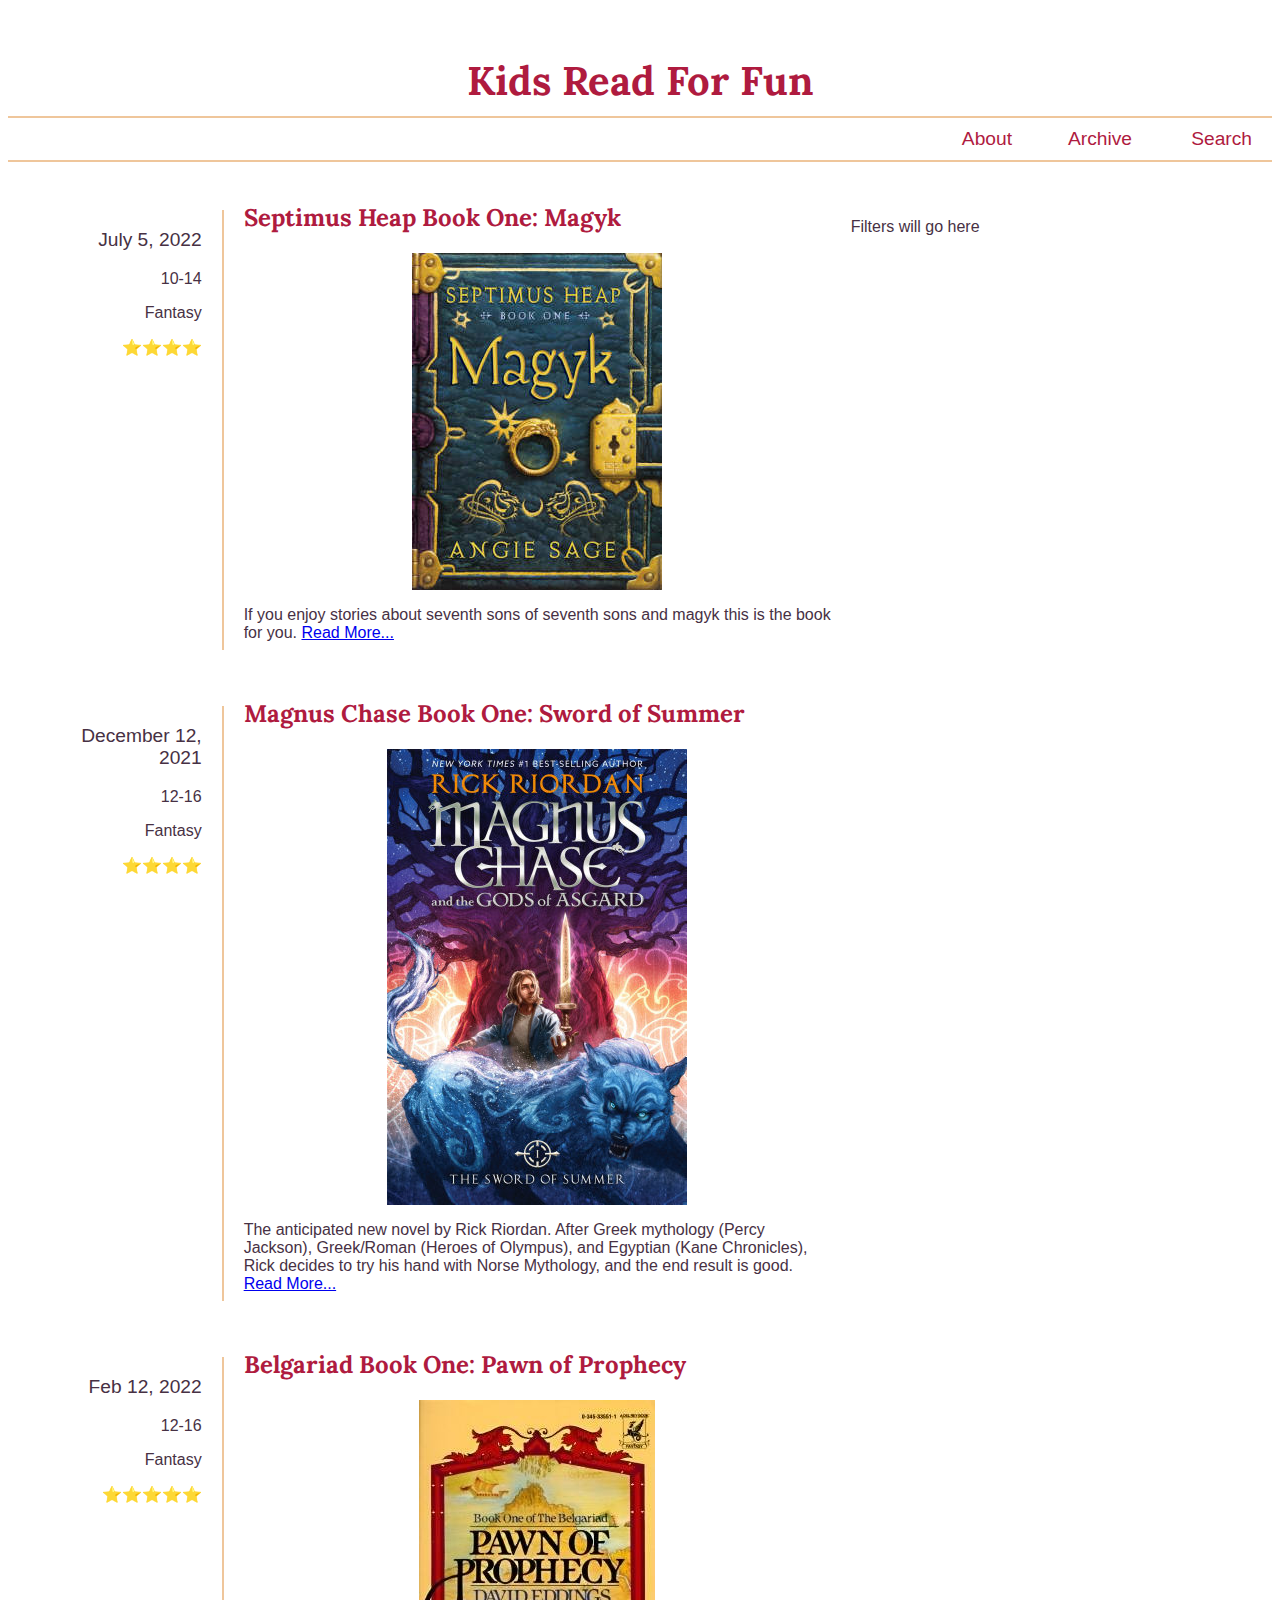
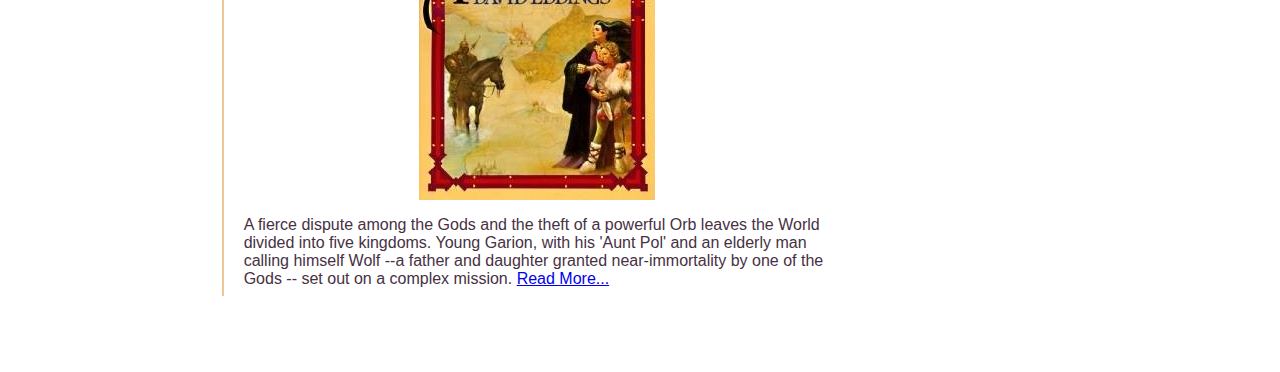
<file: blog/index.html>
<!-- https://kukla-irina.github.io/WDD131/blog -->
<!DOCTYPE html>
<html lang="en">
  <head>
    <meta charset="UTF-8" />
    <meta name="viewport" content="width=device-width, initial-scale=1.0" />
    <meta name="description" content="Blog page for WDD 131" />
    <meta name="author" content="Irina Evsikova" />
    <link rel="stylesheet" href="blog.css" />
    <link
      href="https://fonts.googleapis.com/css2?family=Lora&display=swap"
      rel="stylesheet"
    />
    <title>Blog</title>
    <script src="blog.js" defer></script>
  </head>
  <body>
    <div class="skiptocontent">
      <a href="#maincontent">Skip to main content</a>
    </div>
    <header class="site-header">
      <h1>Kids Read For Fun</h1>
      <nav>
        <ul class="main-nav">
          <li><a href="#">About</a></li>
          <li><a href="#">Archive</a></li>
          <li><a href="#">Search</a></li>
        </ul>
      </nav>
    </header>
    <main id="maincontent" class="main-layout">
      <section class="reviews">
      </section>
      <aside class="filters">
        <p>Filters will go here</p>
      </aside>
    </main>
  </body>
</html>
</file>
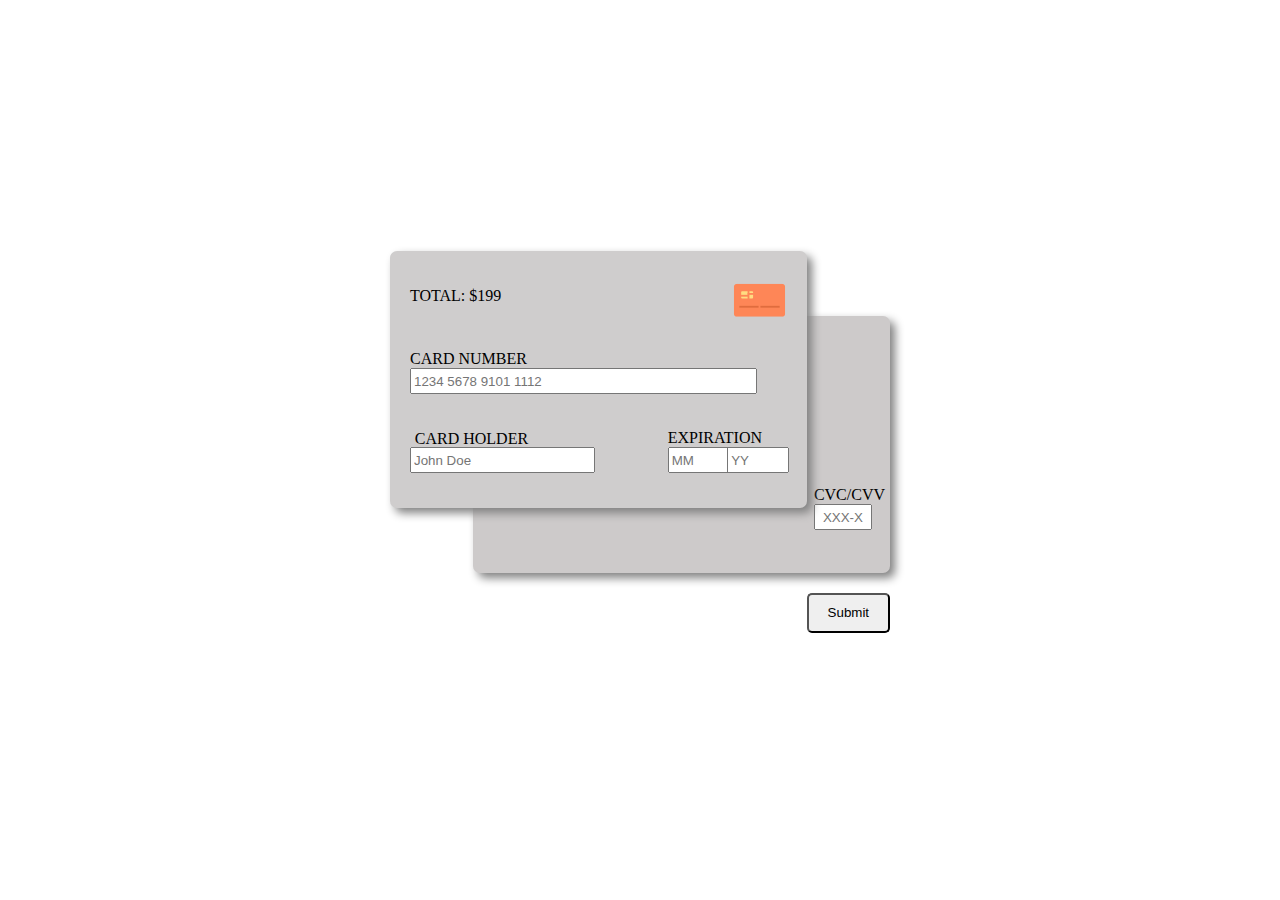
<file: creditcard/index.html>
<!-- https://kukla-irina.github.io/WDD131/creditcard -->
<!DOCTYPE html>
<html lang="en">
<head>
    <meta charset="UTF-8">
    <meta name="viewport" content="width=device-width, initial-scale=1.0" />
    <meta name="description" content="Creditcard page for WDD 131" />
    <link rel="icon" type="image/svg+xml" href="favicon.png">
    <meta name="author" content="Irina Evsikova" />
    <link rel="stylesheet" href="styles.css" />
    <title>Creditcard</title>
</head>
<body>

    <main>
        <form action="" class="form">
            <div class="front">

                <div class="price">
                    <p>TOTAL: $199</p>
                </div>

                <div class="img">
                    <img class="card-image"src="[data-uri]"height="55px">
                </div>

                <div class="cardNumber">
                    <label for="cardNumber">CARD NUMBER</label>
                    <input id="cardNumber" type="text" name="cardNumber" placeholder="1234 5678 9101 1112" maxlength="16" pattern="[0-9]{16}" required>
                </div>

                <div class="cardHolder">
                    <label for="cardHolder">CARD HOLDER</label>
                    <input type="text" placeholder="John Doe" required>
                </div>

                <div class="expiration">
                    <label for="Expiration-date">EXPIRATION</label>
                    <div class="expirationField">
                    <input type="number" id="month" name="month" placeholder="MM" required min="1" max="12">
                    <input type="number" id="year" name="year" placeholder="YY" required min="2025">
                </div>
                </div>



            </div>

            
            <div class="back">
                <div class="line"></div>
                <div class="cvv">
                    <label for="CVV">CVC/CVV</label>
                    <input type="text" placeholder="XXX-X" required>
                </div>

            </div>
            <button>Submit</button>
        </form>
        
    </div>
    <div class="errorMsg"></div>
    <p id="result"></p>
    </main>
    
</body>
</html>
</file>
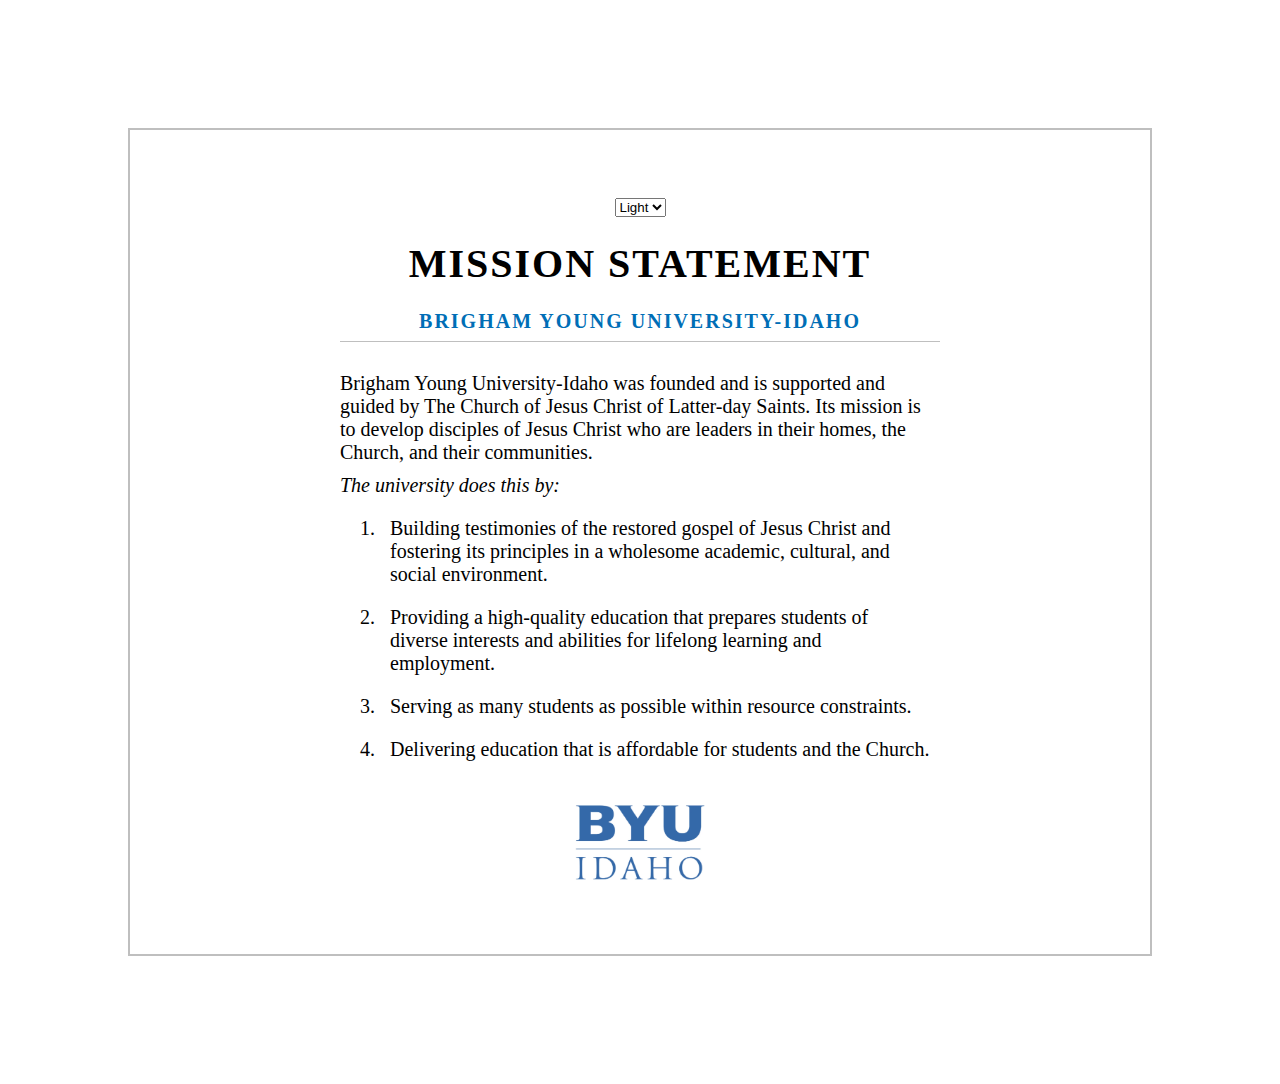
<file: mission/index.html>
<!-- https://kukla-irina.github.io/WDD131/mission/ -->
<!DOCTYPE html>
<html lang="en">
<head>
    <meta charset="UTF-8">
    <meta name="viewport" content="width=device-width, initial-scale=1.0">
    <meta name="description" content="Mission statement page for WDD 131">
    <meta name="author" content="Irina Evsikova">
    <link rel="stylesheet" href="styles.css" />
    <title>Mission statement</title>
    <script src="mission.js" defer></script>
</head>
<body>
    <select>
    <option value="light">Light</option>
    <option value="dark">Dark</option>
    </select>
    <div class="content">
    <header>
        <h1>Mission Statement</h1>
		<h2>Brigham Young University-Idaho</h2>
    </header>
   <main>
    <p>
        Brigham Young University-Idaho was founded and is supported and guided
        by The Church of Jesus Christ of Latter-day Saints. Its mission is to
        develop disciples of Jesus Christ who are leaders in their homes, the
        Church, and their communities.
    </p>
    <p><em>The university does this by:</em></p>
    <ol>
        <li>
            Building testimonies of the restored gospel of Jesus Christ and
            fostering its principles in a wholesome academic, cultural, and
            social environment.
        </li>
        <li>
            Providing a high-quality education that prepares students of diverse
            interests and abilities for lifelong learning and employment.
        </li>
        <li>
            Serving as many students as possible within resource constraints.
        </li>
        <li>
            Delivering education that is affordable for students and the Church.
        </li>
    </ol>
   </main>
   <footer>
    <img src="byui-logo_blue.webp" alt="BYUI logo" class="logo"/>
   </footer>
</div>
</body>
</html>
</file>
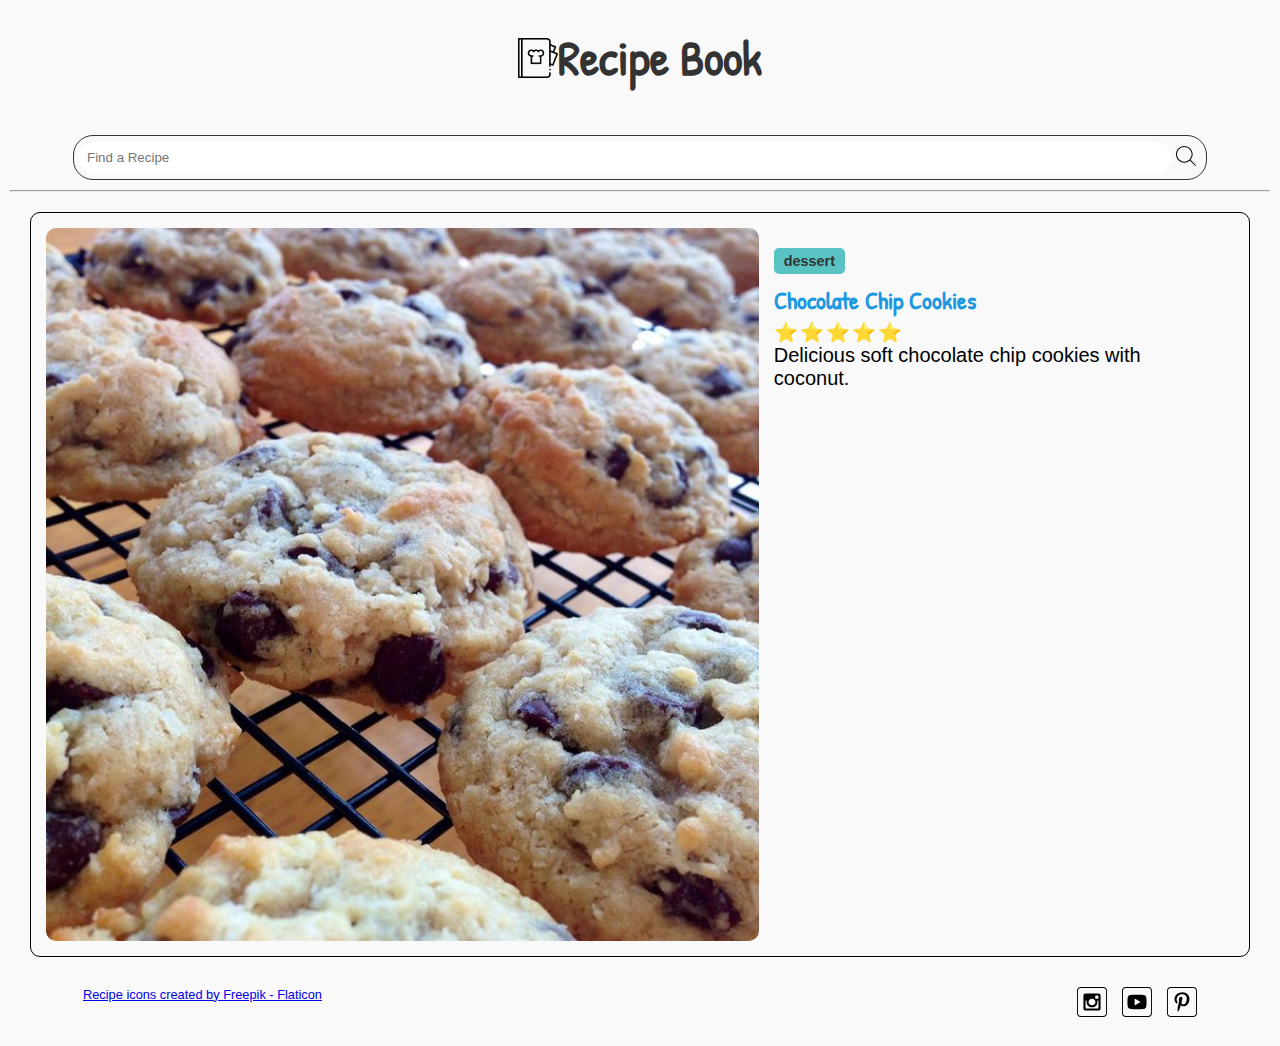
<file: recipes/index.html>
<!-- https://kukla-irina.github.io/WDD131/recipes -->
<!DOCTYPE html>
<html lang="en">
<head>
    <meta charset="UTF-8">
    <meta name="viewport" content="width=device-width, initial-scale=1.0">
    <meta name="description" content="Recipe Book page for WDD 131" />
    <link rel="icon" type="image/svg+xml" href="favicon.png">
    <meta name="author" content="Irina Evsikova"/>
    <meta property="og:title" content="Recipe Book">
    <meta property="og:type" content="website" />
    <meta property="og:description" content="Discover and explore delicious recipes in our Recipe Book. Find your next favorite dish!">
    <meta property="og:image" content="images/recipe-book.png">
    <meta property="og:url" content="https://kukla-irina.github.io/WDD131/recipes">
    <meta name="twitter:card" content="summary_large_image">
    <title>Recipe Book</title>
    <script src="main.js" type="module" defer></script>
    <link rel="stylesheet" href="recipes.css" />
</head>
<body>
    <header>
        <div class="title">
          <img class="header-img" src="images/recipe-book.png" />
          <h1>Recipe Book</h1>
        </div>
      </header>
      <main>
    <div class="search-container">
        <label for="search"></label>
        <input
          id="search"
          name="search"
          type="text"
          placeholder="Find a Recipe"
        />
        <button id="search-icon">
            <img src="images/search.svg" alt="search button">
        </button>
    </div>
    <hr>
    <div class="recipe-container">
    <div class="recipe-card">
         </div>
        </div>
        </main>
    <footer class="footer">
        <div class="social">
            <!-- Social media icons provided under CC from https://www.iconfinder.com/AlfredoCreates  -->
            <a href="#"><img src="images/instagram_icon.svg" alt="instagram icon"></a>
            <a href="#"><img src="images/youtube_icon.svg" alt="youtube icon"></a>
            <a href="#"><img src="images/pinterest_icon.svg" alt="pinterest icon"></a>
        </div>
        <div class="recipe-link">
            <a
              href="https://www.flaticon.com/free-icons/recipe"
              title="recipe icons"
              >Recipe icons created by Freepik - Flaticon</a
            >
    </footer>
</body>
</html>
</file>
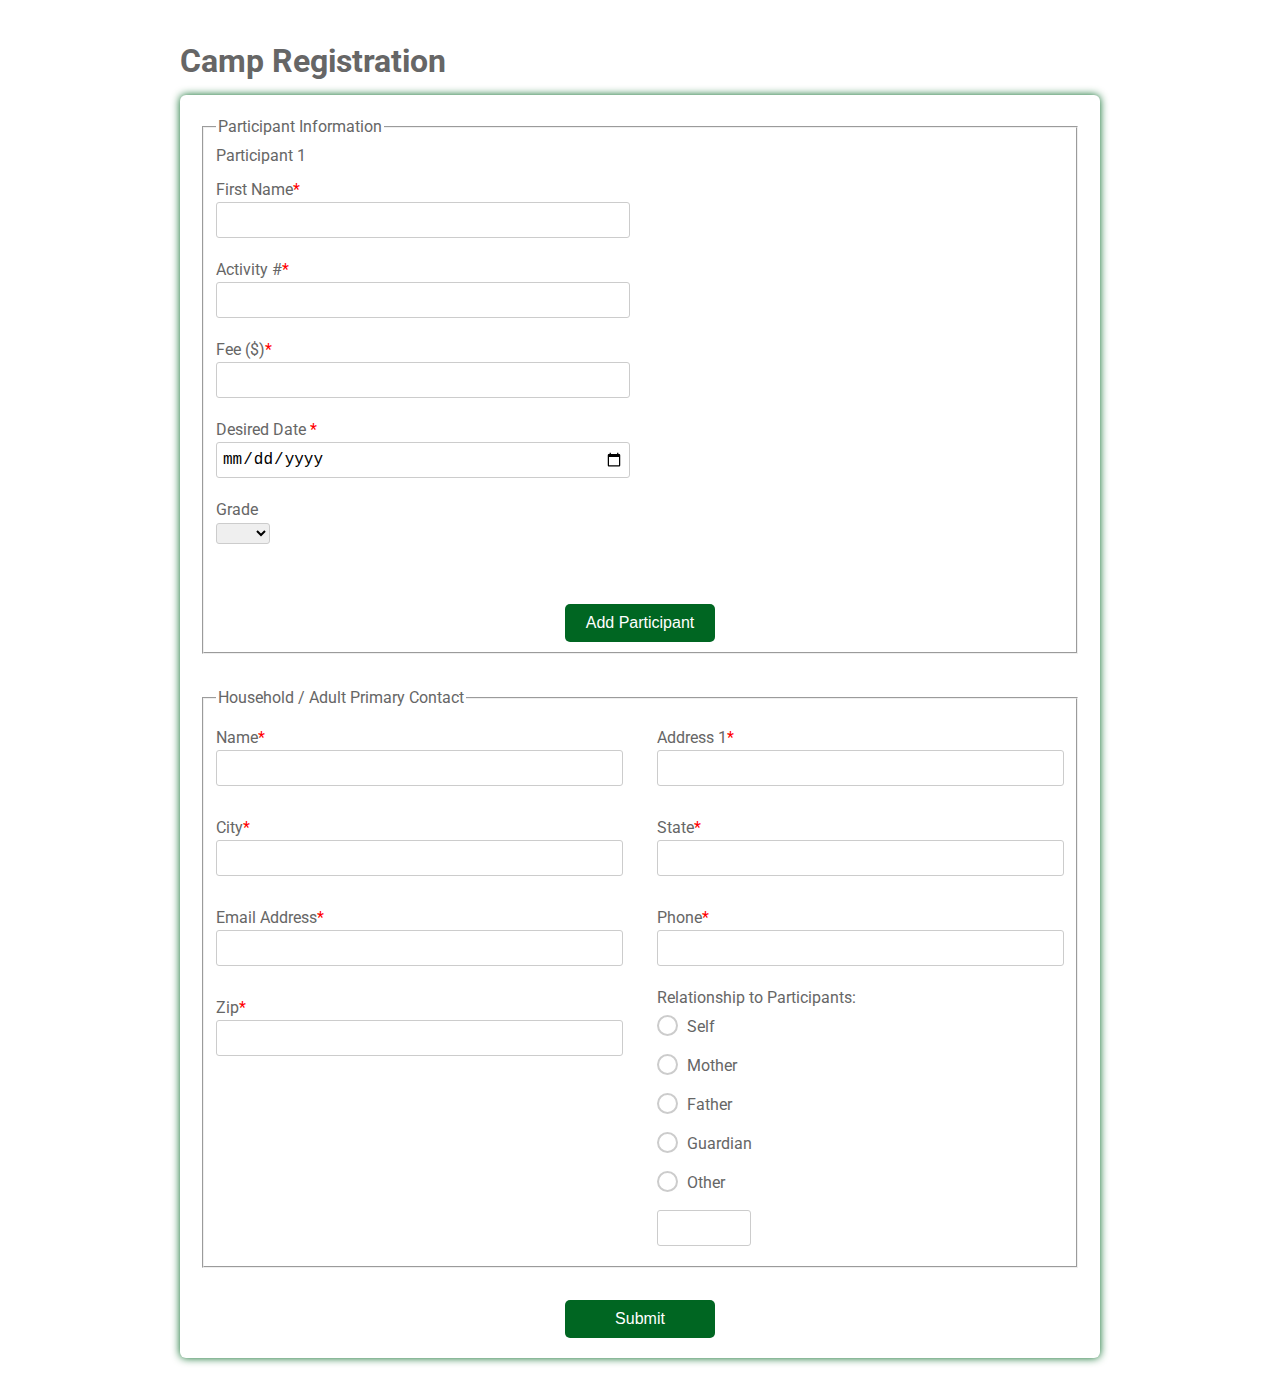
<file: register/index.html>
<!DOCTYPE html>
<html>
  <!-- Example based off of https://www.w3docs.com/learn-html/html-form-templates.html -->
  <head>
    <meta charset="UTF-8">
    <meta name="viewport" content="width=device-width, initial-scale=1.0" />
    <meta name="description" content="Registration page for WDD 131" />
    <link rel="icon" type="image/svg+xml" href="favicon.png">
    <meta name="author" content="Irina Evsikova" />
    <title>Camp Registration</title>
    <script src="register.js" defer></script>
    <link
      href="https://fonts.googleapis.com/css?family=Roboto:300,400,500,700"
      rel="stylesheet"
    />
    <link rel="stylesheet" href="register.css" />
  </head>
  <body>
    <div class="testbox">
      <h1>Camp Registration</h1>
      <form>
        <fieldset class="participants">
          <legend>Participant Information</legend>
          <section class="participant1">
            <p>Participant 1</p>
            <div class="item">
              <label for="fname"> First Name<span>*</span></label>
              <input id="fname" type="text" name="fname" value="" required />
            </div>
            <div class="item activities">
              <label for="activity">Activity #<span>*</span></label>
              <input id="activity" type="text" name="activity" />
            </div>
            <div class="item">
              <label for="fee">Fee ($)<span>*</span></label>
              <input id="fee" type="number" name="fee" />
            </div>
            <div class="item">
              <label for="date">Desired Date <span>*</span></label>
              <input id="date" type="date" name="date" />
            </div>
            <div class="item">
              <p>Grade</p>
              <select>
                <option selected value="" disabled selected></option>
                <option value="1">1st</option>
                <option value="2">2nd</option>
                <option value="3">3rd</option>
                <option value="4">4th</option>
                <option value="5">5th</option>
                <option value="6">6th</option>
                <option value="7">7th</option>
                <option value="8">8th</option>
                <option value="9">9th</option>
                <option value="10">10th</option>
                <option value="11">11th</option>
                <option value="12">12th</option>
              </select>
            </div>
          </section>
          <button type="button" id="add">Add Participant</button>
        </fieldset>

        <fieldset>
          <legend>Household / Adult Primary Contact</legend>
          <div class="columns">
            <div class="item">
              <label for="adult_name">Name<span>*</span></label>
              <input id="adult_name" type="text" name="adult_name" />
            </div>

            <div class="item">
              <label for="address1">Address 1<span>*</span></label>
              <input id="address1" type="text" name="address1" />
            </div>

            <div class="item">
              <label for="city">City<span>*</span></label>
              <input id="city" type="text" name="city" />
            </div>
            <div class="item">
              <label for="state">State<span>*</span></label>
              <input id="state" type="text" name="state" />
            </div>
            <div class="item">
              <label for="eaddress">Email Address<span>*</span></label>
              <input id="eaddress" type="text" name="eaddress" />
            </div>
            <div class="item">
              <label for="phone">Phone<span>*</span></label>
              <input id="phone" type="tel" name="phone" />
            </div>
            <div class="item">
              <label for="zip">Zip<span>*</span></label>
              <input id="zip" type="text" name="zip" />
            </div>

            <div class="question">
              <label>Relationship to Participants:</label>
              <div class="question-answer">
                <div>
                  <input
                    type="radio"
                    value="self"
                    id="radio_3"
                    name="relationship"
                  />
                  <label for="radio_3" class="radio"><span>Self</span></label>
                </div>
                <div>
                  <input
                    type="radio"
                    value="mother"
                    id="radio_4"
                    name="relationship"
                  />
                  <label for="radio_4" class="radio"><span>Mother</span></label>
                </div>
                <div>
                  <input
                    type="radio"
                    value="father"
                    id="radio_5"
                    name="relationship"
                  />
                  <label for="radio_5" class="radio"><span>Father</span></label>
                </div>
                <div>
                  <input
                    type="radio"
                    value="guardian"
                    id="radio_6"
                    name="relationship"
                  />
                  <label for="radio_6" class="radio"
                    ><span>Guardian</span></label
                  >
                </div>
                <div>
                  <input
                    type="radio"ß
                    value="other"
                    id="radio_7"
                    name="relationship"
                  />
                  <label for="radio_7" class="radio"><span>Other</span></label>
                  <input type="text" />
                </div>
              </div>
            </div>
          </div>
        </fieldset>
        <div class="btn-block">
          <button type="submit" id="submitButton">Submit</button>
        </div>
      </form>
      <section id="summary" class="hide"></section>
    </div>
  </body>
</html>
</file>
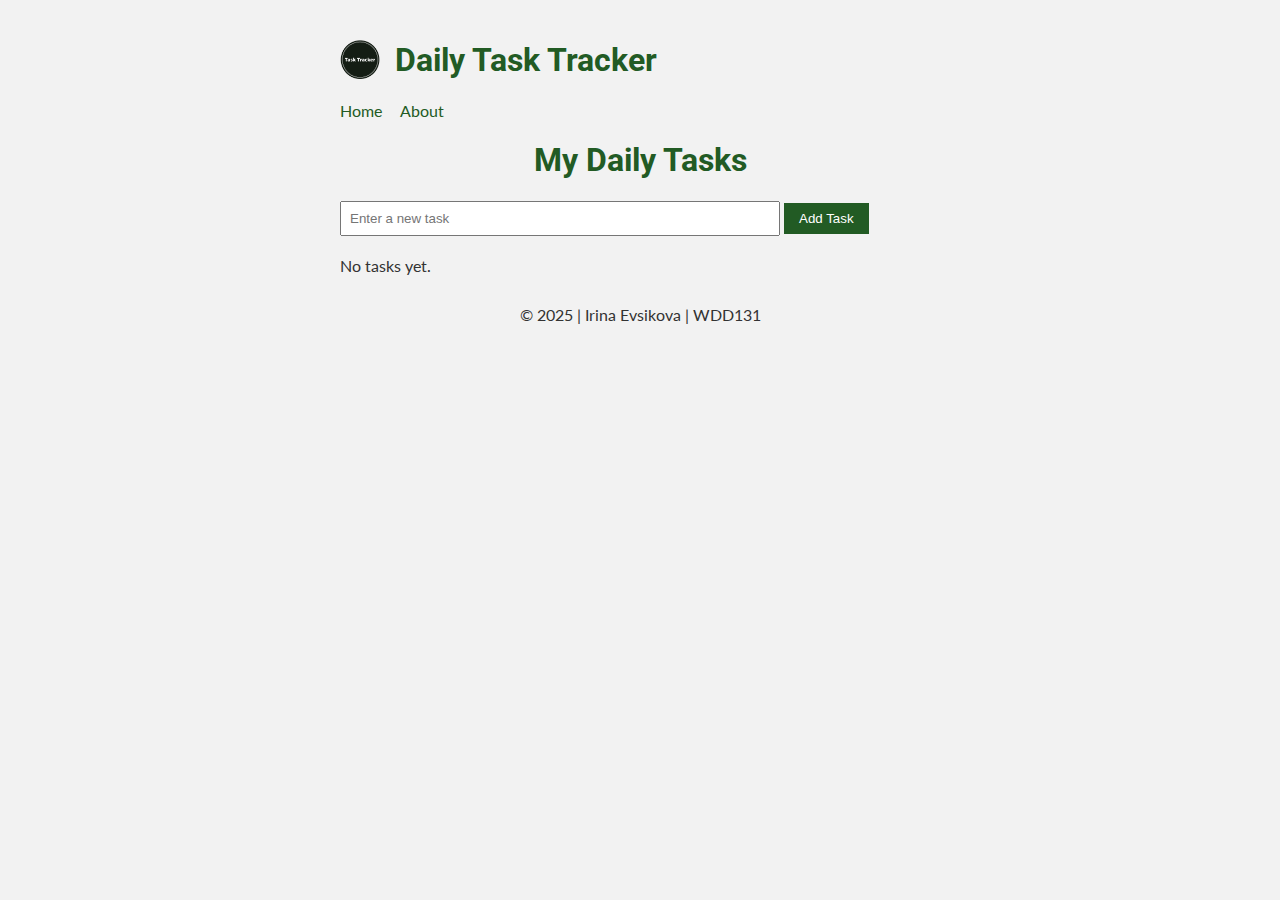
<file: task-tracker/index.html>
<!-- https://kukla-irina.github.io/WDD131/task-tracker/index.html -->
<!DOCTYPE html>
<html lang="en">
  <head>
    <meta charset="UTF-8" />
    <meta name="viewport" content="width=device-width, initial-scale=1.0" />
    <meta name="description" content="Final project page for WDD 131" />
    <link rel="icon" type="image/svg+xml" href="images/favicon.png" />
    <meta name="author" content="Irina Evsikova" />
    <title>Daily Task Tracker</title>
    <script src="scripts/main.js" defer></script>
    <link rel="stylesheet" href="styles/style.css" />
    <link
      href="https://fonts.googleapis.com/css2?family=Roboto:wght@400;700&family=Lato:wght@400;700&display=swap"
      rel="stylesheet"
    />
  </head>
  <body>
    <header>
      <div class="logo">
        <img src="images/logo.png" alt="Task Tracker Logo" />
        <h1>Daily Task Tracker</h1>
      </div>
      <nav>
        <a href="index.html">Home</a>
        <a href="about.html">About</a>
      </nav>
    </header>
    <main>
      <h1>My Daily Tasks</h1>

      <div id="task-form">
        <input type="text" id="task-input" placeholder="Enter a new task" />
        <button id="add-btn">Add Task</button>
      </div>

      <ul id="task-list">
        <!-- Tasks will be added here -->
      </ul>
    </main>
    <footer>
      <p>© 2025 | Irina Evsikova | WDD131</p>
    </footer>
  </body>
</html>
</file>
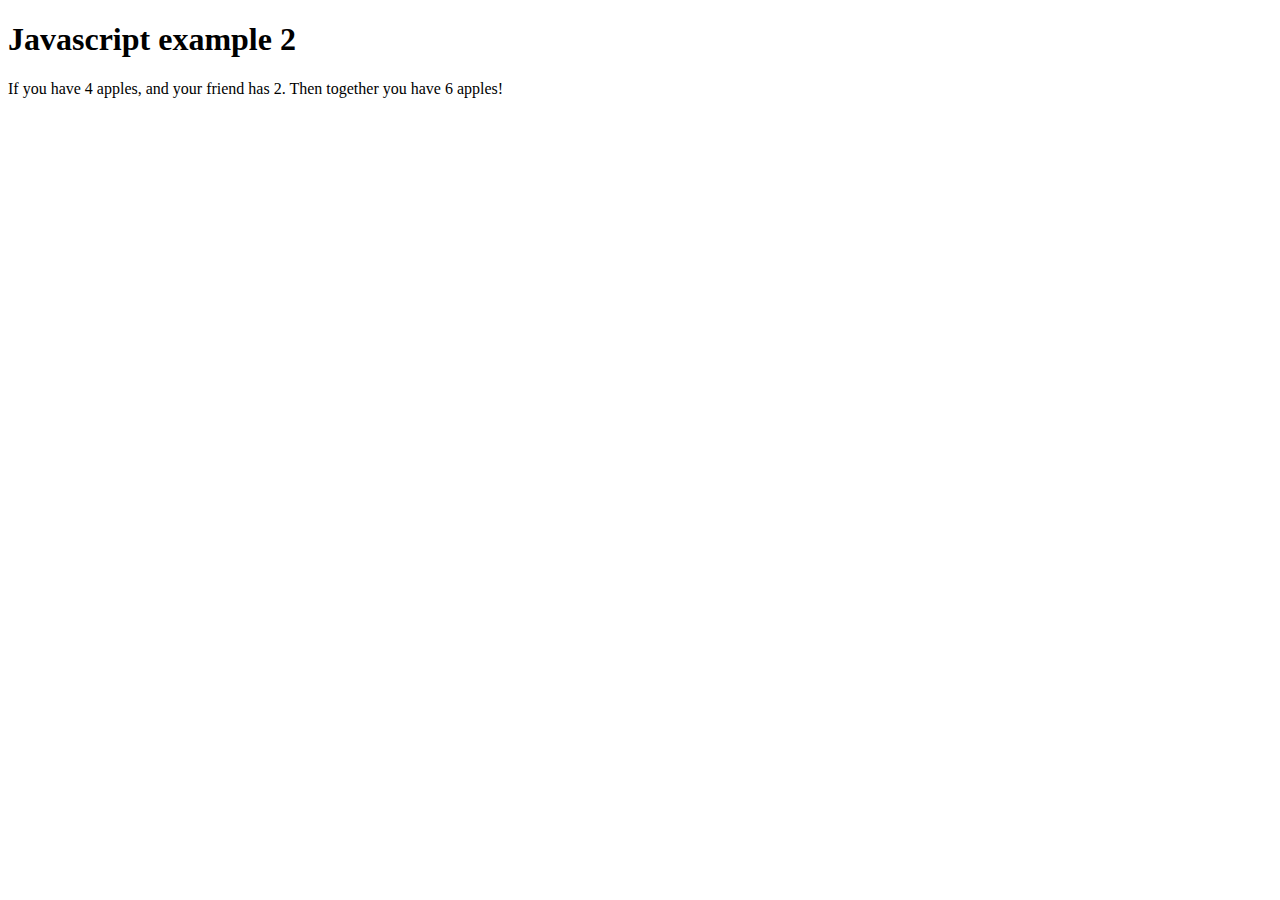
<file: file.html>
<!DOCTYPE html>
<html lang="en">
<head>
    <meta charset="UTF-8">
    <meta name="viewport" content="width=device-width, initial-scale=1.0">
    <title>Javascript example 2</title>
    <script src="file.js" defer></script>
</head>
<body>
    <h1>Javascript example 2</h1> 
    <p>If you have <span id="myAppleElement"></span> apples, and your friend has
        <span id="friendAppleElement"></span>. Then together you have
        <span id="totalApplesElement"></span> apples!</p>
</body>
</html>
</file>
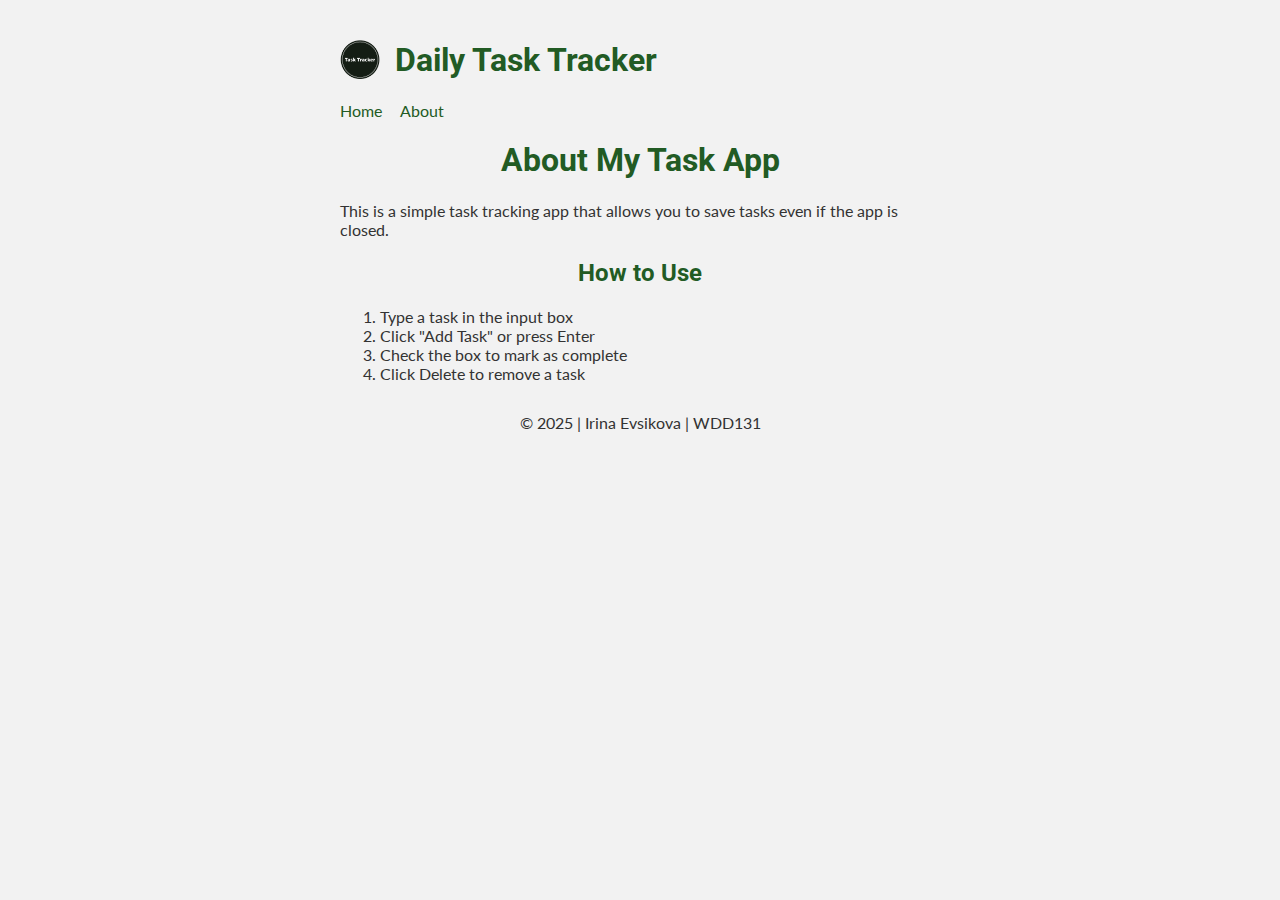
<file: task-tracker/about.html>
<!DOCTYPE html>
<html lang="en">
  <head>
    <meta charset="UTF-8" />
    <meta name="viewport" content="width=device-width, initial-scale=1.0" />
    <meta name="description" content="Final project page for WDD 131" />
    <link rel="icon" type="image/svg+xml" href="images/favicon.png" />
    <meta name="author" content="Irina Evsikova" />
    <title>About - Daily Task Tracker</title>
    <link rel="stylesheet" href="styles/style.css" />
    <link
      href="https://fonts.googleapis.com/css2?family=Roboto:wght@400;700&family=Lato:wght@400;700&display=swap"
      rel="stylesheet"
    />
  </head>
  <body>
    <header>
      <div class="logo">
        <img src="images/logo.png" alt="Task Tracker Logo" />
        <h1>Daily Task Tracker</h1>
      </div>
      <nav>
        <a href="index.html">Home</a>
        <a href="about.html">About</a>
      </nav>
    </header>
    <main>
      <h1>About My Task App</h1>

      <p>
        This is a simple task tracking app that allows you to save tasks even if
        the app is closed.
      </p>

      <h2>How to Use</h2>
      <ol>
        <li>Type a task in the input box</li>
        <li>Click "Add Task" or press Enter</li>
        <li>Check the box to mark as complete</li>
        <li>Click Delete to remove a task</li>
      </ol>
    </main>
    <footer>
      <p>© 2025 | Irina Evsikova | WDD131</p>
    </footer>
  </body>
</html>
</file>
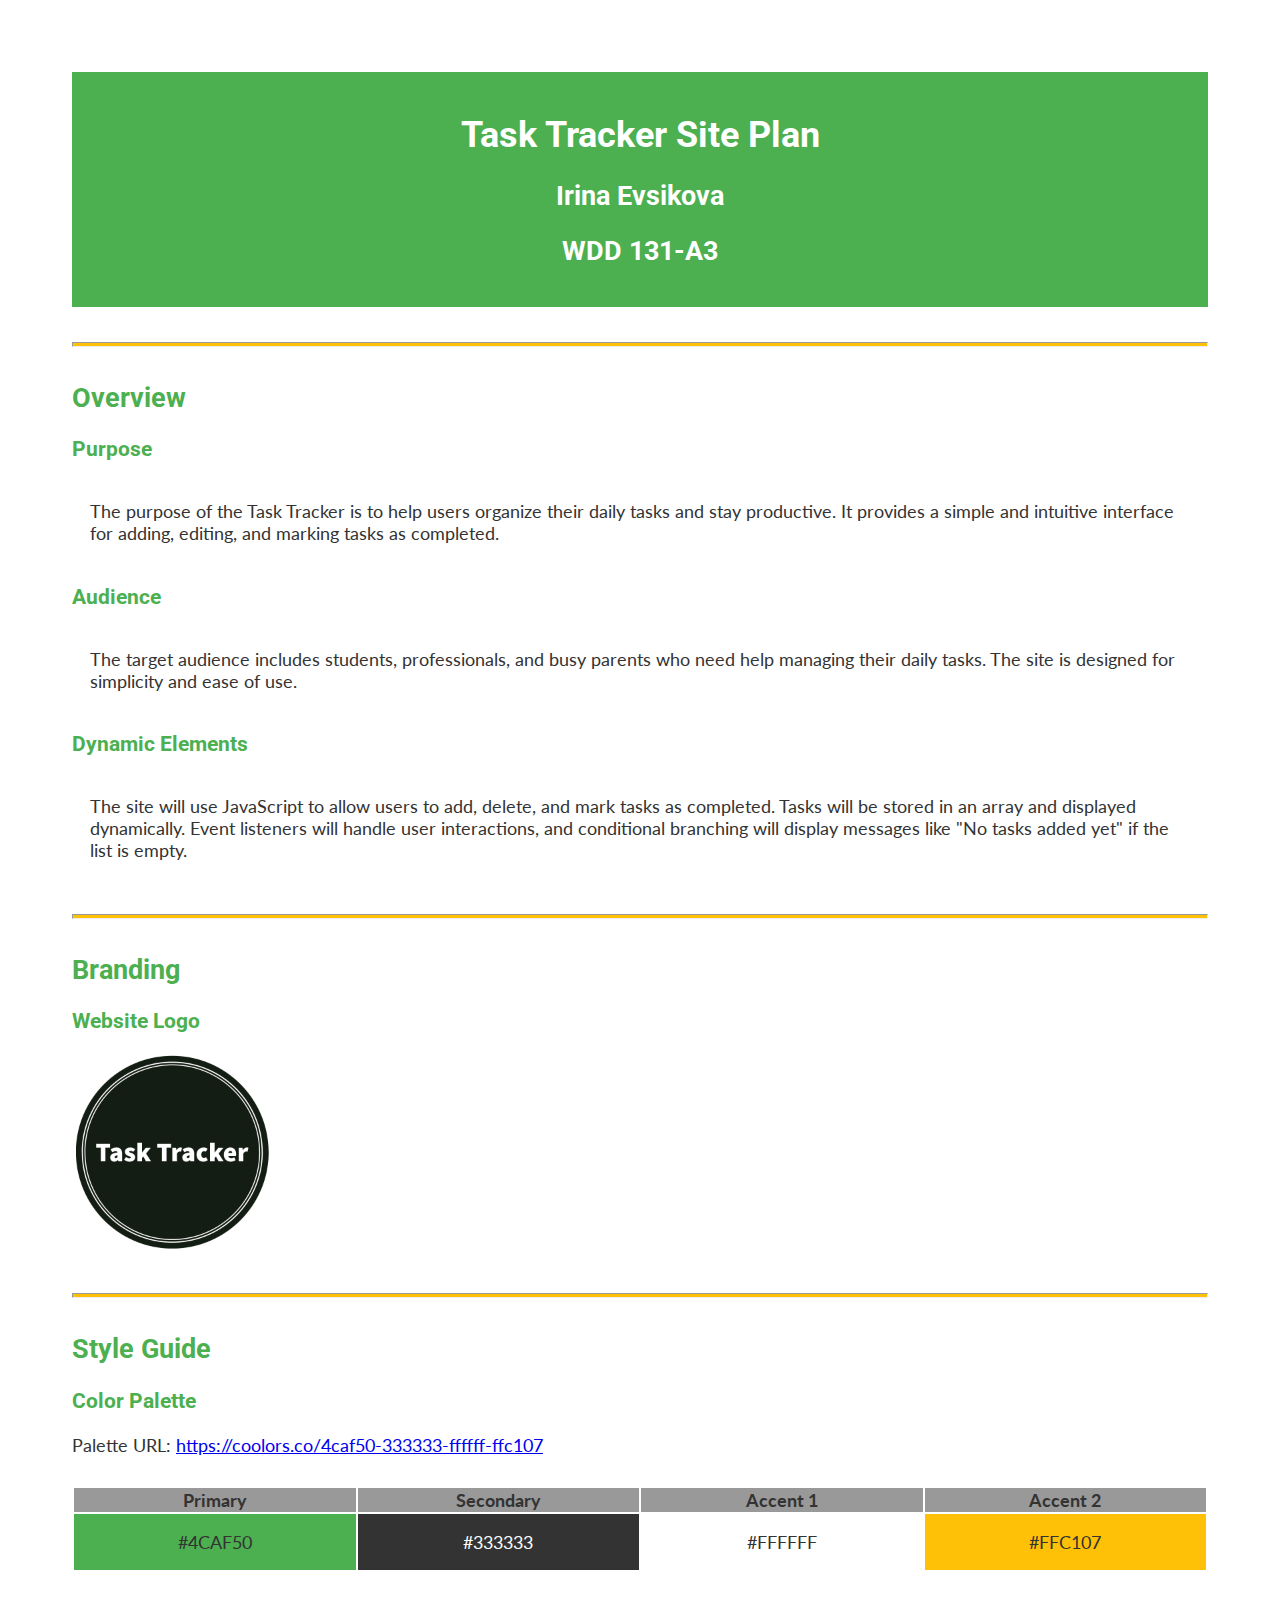
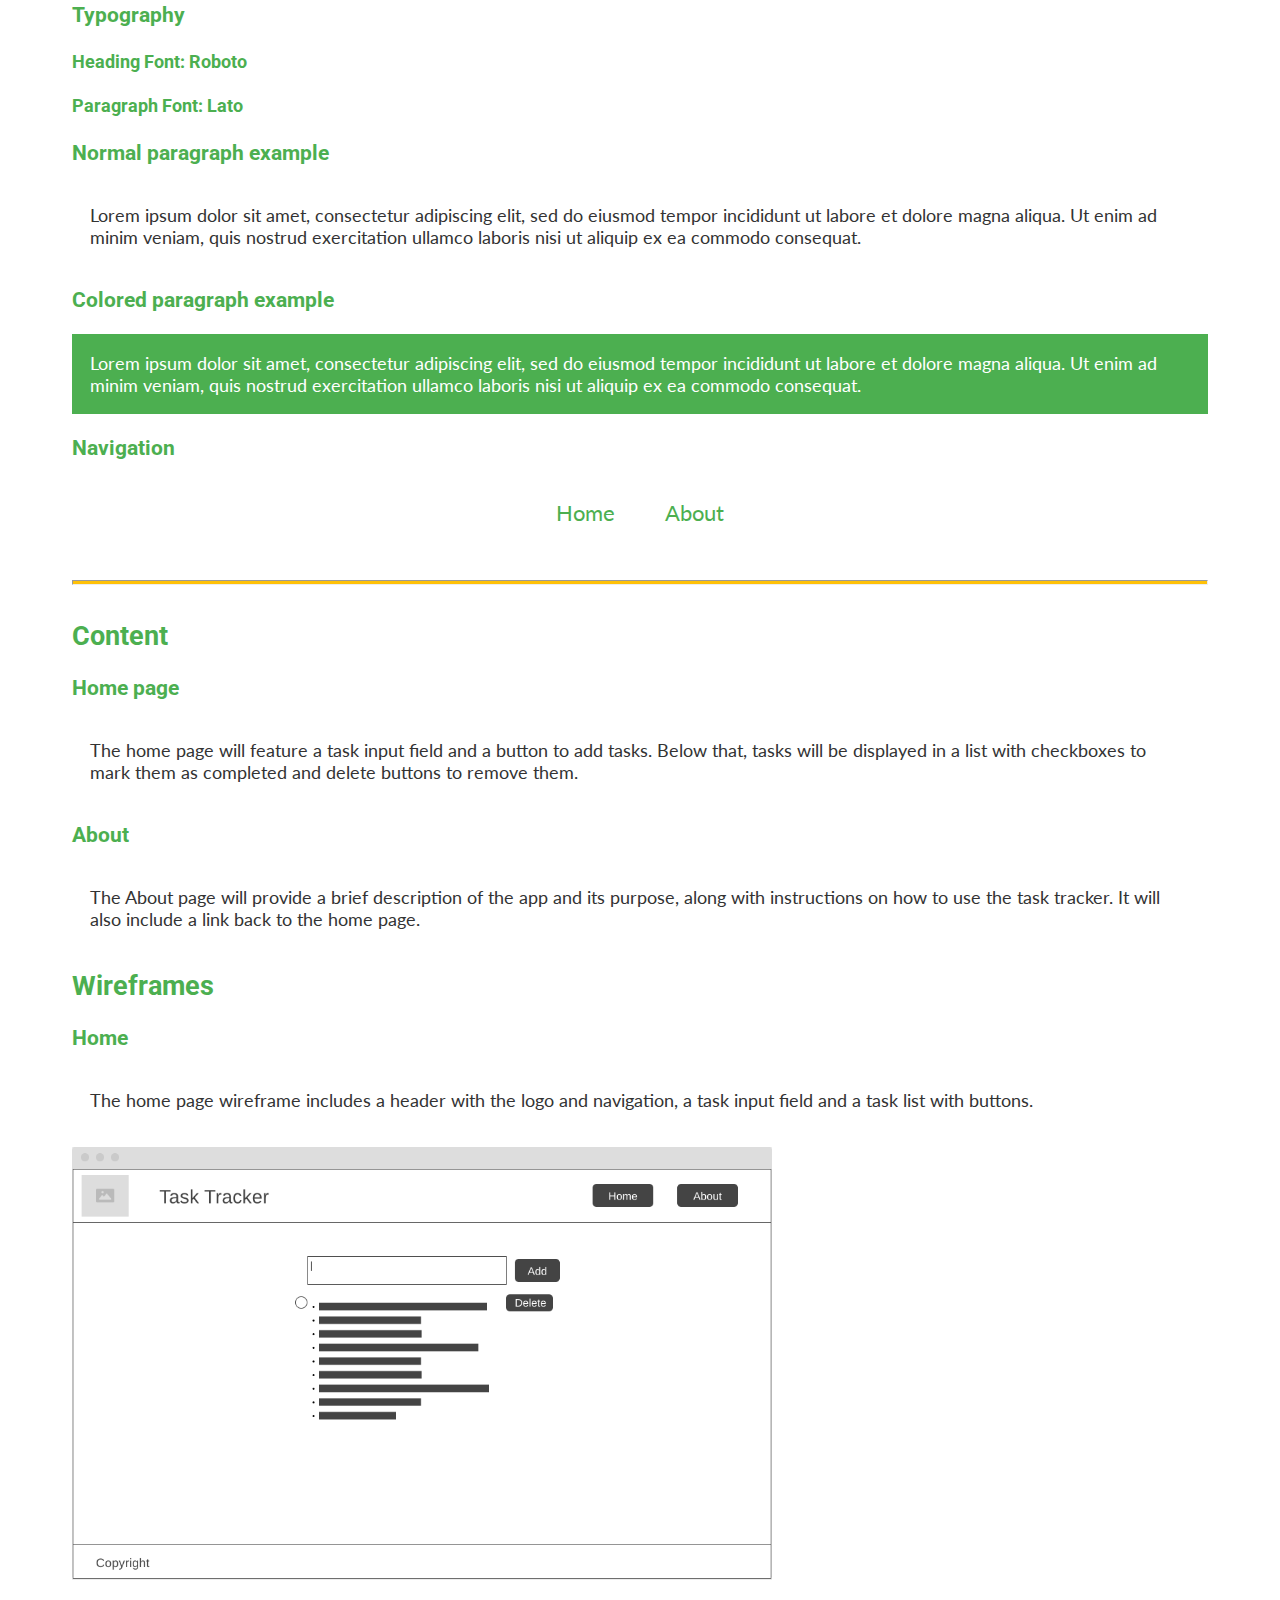
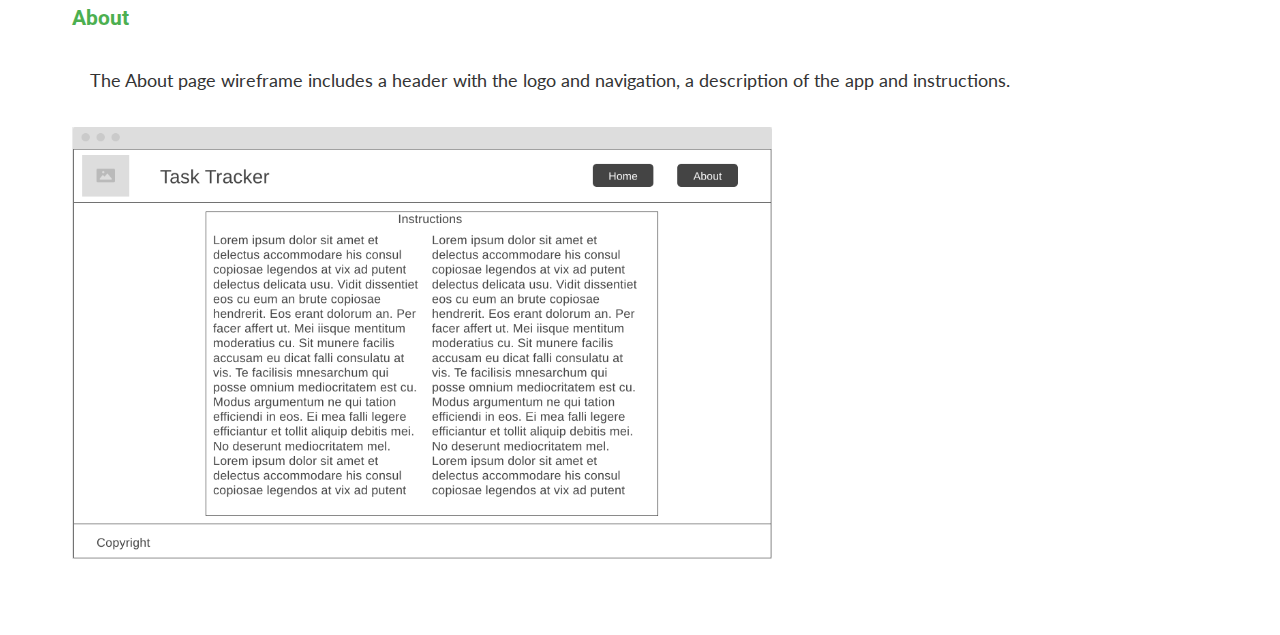
<file: task-tracker/site-plan.html>
<!DOCTYPE html>
<html lang="en-us">
  <head>
    <meta charset="utf-8" />
    <title>Task Tracker Site Plan</title>
    <link type="text/css" rel="stylesheet" href="styles/site-plan.css" />
  </head>

  <body>
    <header>
      <h1>Task Tracker Site Plan</h1>
      <h2>Irina Evsikova</h2>
      <h2>WDD 131-A3</h2>
    </header>
    <main>
      <!-- ------------------------Steps 2-3------------------------------ -->
      <hr />
      <h2>Overview</h2>
      <h3>Purpose</h3>
      <p>
        The purpose of the Task Tracker is to help users organize their daily
        tasks and stay productive. It provides a simple and intuitive interface
        for adding, editing, and marking tasks as completed.
      </p>

      <h3>Audience</h3>
      <p>
        The target audience includes students, professionals, and busy parents
        who need help managing their daily tasks. The site is designed for
        simplicity and ease of use.
      </p>

      <h3>Dynamic Elements</h3>
      <p>
        The site will use JavaScript to allow users to add, delete, and mark
        tasks as completed. Tasks will be stored in an array and displayed
        dynamically. Event listeners will handle user interactions, and
        conditional branching will display messages like "No tasks added yet" if
        the list is empty.
      </p>

      <hr />
      <h2>Branding</h2>
      <h3>Website Logo</h3>
      <div class="logo">
      <img src="images/logo.png" alt="Task Tracker Logo" />
      </div>
      <hr />
      <h2>Style Guide</h2>

      <!-- ------------------------Steps 4-8------------------------------ -->

      <h3>Color Palette</h3>
      Palette URL:
      <a href="https://coolors.co/4caf50-333333-ffffff-ffc107" target="_blank"
        >https://coolors.co/4caf50-333333-ffffff-ffc107</a
      >

      <table class="colors">
        <tbody>
          <tr>
            <th>Primary</th>
            <th>Secondary</th>
            <th>Accent 1</th>
            <th>Accent 2</th>
          </tr>
          <tr>
            <td class="primary">#4CAF50</td>
            <td class="secondary">#333333</td>
            <td class="accent1">#FFFFFF</td>
            <td class="accent2">#FFC107</td>
          </tr>
        </tbody>
      </table>

      <!-- ------------------------Step 9------------------------------ -->

      <h3>Typography</h3>
      <h4>Heading Font: Roboto</h4>
      <h4>Paragraph Font: Lato</h4>
      <h3>Normal paragraph example</h3>
      <p>
        Lorem ipsum dolor sit amet, consectetur adipiscing elit, sed do eiusmod
        tempor incididunt ut labore et dolore magna aliqua. Ut enim ad minim
        veniam, quis nostrud exercitation ullamco laboris nisi ut aliquip ex ea
        commodo consequat.
      </p>
      <h3>Colored paragraph example</h3>
      <p class="colored">
        Lorem ipsum dolor sit amet, consectetur adipiscing elit, sed do eiusmod
        tempor incididunt ut labore et dolore magna aliqua. Ut enim ad minim
        veniam, quis nostrud exercitation ullamco laboris nisi ut aliquip ex ea
        commodo consequat.
      </p>

      <!-- ------------------------Step 10------------------------------ -->

      <h3>Navigation</h3>
      <nav>
        <a href="#">Home</a>
        <a href="#">About</a>
      </nav>
      <hr />

      <h2>Content</h2>
      <h3>Home page</h3>
      <p>
        The home page will feature a task input field and a button to add tasks.
        Below that, tasks will be displayed in a list with checkboxes to mark
        them as completed and delete buttons to remove them. 
      </p>
      <h3>About</h3>
      <p>
        The About page will provide a brief description of the app and its
        purpose, along with instructions on how to use the task tracker. It will
        also include a link back to the home page.
      </p>
      <h2>Wireframes</h2>
      <h3>Home</h3>
      <p>
        The home page wireframe includes a header with the logo and navigation,
        a task input field and a task list with buttons.
      </p>
      <img src="images/home.png" alt="home page wireframe" />

      <h3>About</h3>
      <p>
        The About page wireframe includes a header with the logo and navigation,
        a description of the app and instructions.
      </p>
      <img src="images/about.png" alt="about page wireframe" />
    </main>
  </body>
</html>
</file>
<file: blog/blog.css>
body {
  font-family: Helvetica, Arial, sans-serif;
  color: #473144;
}
h1,
h2 {
  font-family: "Lora", Impact, serif;
  color: #af1b3f;
}
.site-header {
  text-align: center;
  padding: 20px 0;
}
.site-header h1 {
  font-size: 2.5rem;
  margin-bottom: 10px;
}
.main-nav {
  display: grid;
  grid-template-columns: 100px 100px 100px;
  justify-content: end;
  justify-items: end;
  list-style: none;
  gap: 20px;
  padding: 10px 20px;
  border-top: 2px solid #efc69b;
  border-bottom: 2px solid #efc69b;
  margin: 0 auto;
}
nav a {
  text-decoration: none;
  color: #af1b3f;
  font-size: 1.2rem;
}
.main-layout {
    display: grid;
    grid-template-columns: 2fr 1fr;
    gap: 20px;
    padding: 20px;
    max-width: 1400px;
    margin: 0 auto;
}
.review-layout {
  display: grid;
  grid-template-columns: 1fr 3fr;
  gap: 20px;
}
.skiptocontent a {
  position: absolute;
  top: -40px;
  left: 10px;
  background-color: #af1b3f;
  color: white;
  padding: 10px;
  text-decoration: none;
}
.skiptocontent a:focus {
  top: 10px;
}

.meta p:first-child {
  font-size: 1.2rem;
}

.meta {
  margin: 0.5rem 0;
  border-right: 2px solid #efc69b;
  padding: 0 20px;
  text-align: right;
}

.content h2 {
  margin-top: 0;
}

.content img {
  display: block;
  margin: 0 auto;
}

.review {
  margin-bottom: 40px;
}
</file>
<file: creditcard/styles.css>
body {
    display: grid;
    place-items: center; 
    height: 100vh;
    margin: 0;
  }

.form{
    display: grid;
    max-width: 500px;
    max-height: 600px;
    grid-template-columns: 1fr 4fr 1fr;
    grid-template-rows: 1fr 2fr 1fr 1fr;
} 
.front {
    box-shadow: 5px 5px 10px gray;
    grid-column: 1/3;
    grid-row: 1/4;
    border-radius: 7px;
    z-index: 1;
    background-color: rgb(207, 205, 205);
    display: grid;
    grid-template-columns:2fr 1fr;
    grid-template-rows: 1fr 1fr 1fr;
    gap: 20px;
    padding: 20px;
}

.img {
    justify-self: end;
}

.cardNumber{
    grid-row: 2;
    grid-column: 1/3;
}

.cardNumber input {
    width: 90%;
    height: 20px;
}
.cardHolder{
    grid-row: 3;
}

.cardHolder input {
    height: 20px;
}

.cardHolder label {
    padding: 2%;
}

.expirationField{
    display: grid;
    grid-template-columns: 1fr 1fr;
}

.expiration label{
    grid-column: 1/3;
    gap: 0;
}

.expiration input{
    width: 90%;
    height: 20px;
}

.back {
    box-shadow: 5px 5px 10px gray;
    grid-column: 2/4;
    grid-row: 2/5;
    z-index: 0; 
    background-color: rgb(205, 202, 202);
    border-radius: 7px;
    display: grid;
    grid-template-columns: 5fr 1fr;
    grid-template-rows: 1fr 1fr;
    align-items: end;
}

.cvv {
    max-width: 100%;
    grid-column: 2/3;
    grid-row: 2/3;
    align-self: center;
    display: grid;
    padding-right: 5px;
}
.cvv input{
    width: 50px;
    height: 20px;
    text-align: center;
}

button {
    margin-top: 20px;
    height: 40px;
    border-radius: 5px ;
    grid-row: 5;
    grid-column: 3;
}

.line {
    border-color: black;
    border-radius: 5%;
}
</file>
<file: mission/styles.css>
body {
    font-size: 20px;
    font-family: 'Times New Roman', serif;
    margin: 10%;
    padding: 5%;
    text-align: center;
    border: 2px solid #bfbfbf; 
  }

  .dark h2 {
    color: #A0D4ED;
    }
  
.dark {
  background-color: #333;
  color: #fff;
    }

  h1, h2 { 
    text-transform: uppercase; 
    letter-spacing: 2px;
    line-height: 1; 
  }
  
 h2 {
    color: #006EB6; 
    font-size: 20px;
    border-bottom: 1px solid #bfbfbf; 
    padding-bottom: 10px;
    max-width: 600px;
    margin: 0 auto;  
    text-align: center; 
    
  }
  
  main {
    max-width: 600px;
    margin: 0 auto; 
    padding: 20px; 
  }
  
  p, ol {
    text-align: left; 
    margin: 10px 0; 
  }

  li {
    padding: 10px; 
  }

  .logo {
    width: 150px; 
    height: auto; 
  }
</file>
<file: recipes/recipes.css>
@import url("https://fonts.googleapis.com/css2?family=Patrick+Hand&display=swap");

:root {
    --primary-color: #1B98E0;
    --secondary-color: #59c3c3;
    --text-dark: #333;
    --text-light: #ebebeb;
    --primary-font: Arial, Helvetica, sans-serif;
    --secondary-font: "Patrick Hand", cursive;
}

* {
    margin: 0;
    padding: 0;
    box-sizing: border-box;
}

body {
    font-family: var(--primary-font);
    background-color: #f9f9f9;
    display: flex;
    flex-direction: column;
    align-items: center;
    padding: 10px;
}

header {
    width: 100%;
    text-align: center;
    padding: 15px;
}

.title {
    display: flex;
    align-items: center;
    justify-content: center;
    font-size: 24px;
    font-weight: bold;
    margin-bottom: 20px;
}

.header-img {
    width: 40px;
    height: auto;
}

h1 {
    font-family: var(--secondary-font);
    font-size: 2em;
    color: var(--text-dark);
}

.search-container {
    display: flex;
    align-items: center;
    justify-content: center;
    width: 90%;
    margin: 10px auto;
    border: 1px solid var(--text-dark);
    border-radius: 20px;
    padding: 5px;
}


.search-container input {
    flex-grow: 1;
    padding: 8px;
    border: none;
    outline: none;
    border-radius: 20px;
}

.search-container button {
    background: none;
    border: none;
    cursor: pointer;
    padding: 5px;
}

.search-container button img {
    width: 20px;
    height: 20px;
}

.recipe-card {
    display: flex;
    flex-direction: column;
    align-items: flex-start;
    border: 1px solid black;
    padding: 15px;
    border-radius: 10px;
    margin: 20px;
}

.recipe-card img {
    width: 100%;
    height: auto;
    border-radius: 10px;
        
}

.tags {
    display: flex;
    gap: 5px;
    margin: 5px 0;
}

.tags span {
    background: var(--secondary-color);
    color: var(--text-dark);
    padding: 5px 10px;
    border-radius: 5px;
    font-size: 0.9em;
    font-weight: bold;
}

h2 {
    font-family: var(--secondary-font);
    font-size: 1.5em;
    color: var(--primary-color);
    margin: 5px 0;
}

.rating {
    display: flex;
    gap: 2px;
    font-size: 1.2em;
}

.icon-star, .icon-star-empty {
    color: gold;
}

.hide {
    display: none; 
}

footer {
    width: 100%;
    text-align: center;
    padding: 10px;
    margin-top: auto;
}

.social {
    display: flex;
    justify-content: center;
    gap: 15px;
    margin-bottom: 5px;
}

.social img {
    width: 30px;
    height: 30px;
}

.recipe-link {
    font-size: 0.8em;
    color: var(--text-dark);
}

@media screen and (min-width: 600px){
    .recipe-card{
        flex-direction: row;
    }
    .card{
        display: flex;
        flex-direction: column;
        margin: 15px;
    }  

    .hide {
        display: block;
        margin: 0;
        font-size: 20px;
    }

    .recipe-card img {
        width: 60%;
        height: auto;
        border-radius: 10px;
            
    }

    footer {
        display: flex;
        flex-direction: row-reverse;
        justify-content: space-between;
        max-width: 90%;
    }
}
</file>
<file: register/register.css>
* {
  box-sizing: border-box;
}
body {
  font-family: Roboto, Arial, sans-serif;
  font-size: 16px;
  color: #666;
  line-height: 22px;
}

div,
form,
input,
select,
textarea,
label,
p {
  padding: 0;
  margin: 0;
  outline: none;
  font-size: 16px;
  line-height: 24px;
}

.testbox {
  padding: 20px;
  max-width: 960px;
  margin: 0 auto;
}
form {
  padding: 20px;
  border-radius: 6px;
  background: #fff;
  box-shadow: 0 0 8px #006622;
}
fieldset {
  margin-bottom: 2em;
}
input,
select,
textarea {
  margin-bottom: 10px;
  border: 1px solid #ccc;
  border-radius: 3px;
}
input {
  width: 100%;
  padding: 5px;
}
input[type="checkbox"] {
  width: auto;
  margin-right: 1em;
}
input[type="date"] {
  padding: 4px 5px;
}
textarea {
  width: 100%;
  padding: 5px;
}
.item:hover p,
.item:hover i,
.question:hover p,
.question label:hover,
input:hover::placeholder {
  color: #006622;
}
.item input:hover,
.item select:hover,
.item textarea:hover {
  border: 1px solid transparent;
  box-shadow: 0 0 3px 0 #006622;
  color: #006622;
}
.item {
  position: relative;
  margin: 10px 0;
}
.item span {
  color: red;
}

.columns {
  display: flex;
  justify-content: space-between;
  flex-direction: row;
  flex-wrap: wrap;
}
.columns div {
  width: 48%;
}

/* Style checkbox and radio. To do this we have to hide the defaults then we create our own */
input[type="radio"] {
  display: none;
}
label.radio {
  position: relative;
  display: inline-block;
  margin: 5px 20px 15px 0;
  cursor: pointer;
}
.question span {
  margin-left: 30px;
}
.question-answer label {
  display: block;
}
label.radio:before {
  content: "";
  position: absolute;
  left: 0;
  width: 17px;
  height: 17px;
  border-radius: 50%;
  border: 2px solid #ccc;
}
input[type="radio"]:checked + label:before,
label.radio:hover:before {
  border: 2px solid #006622;
}
label.radio:after {
  content: "";
  position: absolute;
  top: 6px;
  left: 5px;
  width: 8px;
  height: 4px;
  border: 3px solid #006622;
  border-top: none;
  border-right: none;
  transform: rotate(-45deg);
  opacity: 0;
}
input[type="radio"]:checked + label:after {
  opacity: 1;
}

.btn-block {
  margin-top: 10px;
  text-align: center;
}
button {
  width: 150px;
  padding: 10px;
  border: none;
  border-radius: 5px;
  background: #006622;
  font-size: 16px;
  color: #fff;
  cursor: pointer;
}
button:hover {
  background: #00b33c;
}
@media (max-width: 568px) {
  .columns div {
    width: 100%;
  }
}

.participants {
  display: grid;
  grid-template-columns: repeat(auto-fit, minmax(300px, 1fr));
  gap: 20px;
}

#add {
  grid-column: 1 / -1;
  justify-self: center;
  margin-top: 20px;
}

@media (max-width: 768px) {
  .participants {
    grid-template-columns: 1fr;
  }
}

.hide {
  display: none;
}
</file>
<file: task-tracker/styles/style.css>
@import url(https://fonts.googleapis.com/css2?family=Roboto:wght@400;700&family=Lato:wght@400;700&display=swap);

body {
    font-family: "Lato", sans-serif;
    max-width: 600px;
    margin: 0 auto;
    padding: 20px;
    color: #333333;
    background-color: #f2f2f2;
}

h1, h2 {
    color: #225b24;
    text-align: center;
    font-family: 'Roboto', sans-serif !important;
}

#task-form {
    margin-bottom: 20px;
}

#task-input {
    padding: 8px;
    width: 70%;
}

button {
    padding: 8px 15px;
    background-color: #225b24;
    color: white;
    border: none;
}

#task-list {
    list-style-type: none;
    padding: 0;
}

.task {
    background-color: white;
    padding: 10px;
    margin-bottom: 5px;
    display: flex;
    justify-content: space-between;
}

.task.completed {
    text-decoration: line-through;
    color: gray;
}

.delete-btn {
    background-color: red;
    color: white;
    border: none;
    padding: 3px 8px;
}

nav {
    margin-bottom: 20px;
}

nav a {
    margin-right: 15px;
    text-decoration: none;
    color: #225b24;
}

footer {
    margin-top: 30px;
    text-align: center;
}

.logo {
    display: flex;
    align-items: center;
    gap: 15px;
}

.logo img {
    width: 40px;
    height: 40px;
}
</file>
<file: task-tracker/styles/site-plan.css>
/* Google Fonts */
@import url("https://fonts.googleapis.com/css2?family=Roboto:wght@400;700&family=Lato:wght@400;700&display=swap");

:root {
  /* Updated color palette */
  --primary-color: #4caf50; /* Green */
  --secondary-color: #333333; /* Dark Gray */
  --accent1-color: #ffffff; /* White */
  --accent2-color: #ffc107; /* Yellow */

  /* Updated fonts */
  --heading-font: "Roboto", sans-serif;
  --paragraph-font: "Lato", sans-serif;

  /* Updated color usage */
  --headline-color-on-white: var(--primary-color);
  --headline-color-on-color: white;
  --paragraph-color-on-white: var(--secondary-color);
  --paragraph-color-on-color: white;
  --paragraph-background-color: var(--primary-color);
  --nav-link-color: var(--primary-color);
  --nav-background-color: var(--accent1-color);
  --nav-hover-link-color: white;
  --nav-hover-background-color: var(--primary-color);
}

/* Body and general styles */
body {
  max-width: 1200px;
  margin: 0 auto;
  padding: 4em;
  font-size: 18px;
  font-family: var(--paragraph-font);
  color: var(--paragraph-color-on-white);
}

h1,
h2,
h3,
h4,
h5,
h6 {
  font-family: var(--heading-font);
  color: var(--headline-color-on-white);
}

hr {
  height: 3px;
  margin: 35px 0;
  background: var(--accent2-color);
}

header {
  padding: 1em;
  text-align: center;
  color: var(--paragraph-color-on-color);
  background-color: var(--paragraph-background-color);
}

header > h1,
header > h2 {
  color: var(--headline-color-on-color);
}

p {
  font-family: var(--paragraph-font);
  color: var(--paragraph-color-on-white);
  padding: 1em;
}

.colors {
  width: 100%;
  min-width: 350px;
  margin: 30px auto;
  text-align: center;
}

.colors th {
  background-color: #999;
}

.colors td {
  width: 25%;
  height: 3em;
}

.primary {
  background-color: var(--primary-color);
}
.secondary {
  background-color: var(--secondary-color);
  color: #ffffff;
}
.accent1 {
  background-color: var(--accent1-color);
}
.accent2 {
  background-color: var(--accent2-color);
}

p.colored {
  background-color: var(--paragraph-background-color);
  color: var(--paragraph-color-on-color);
}

nav {
  background-color: var(--nav-background-color);
  line-height: 3em;
  text-align: center;
  font-size: 1.2em;
}

nav a {
  padding: 1em;
  min-width: 120px;
  text-decoration: none;
  color: var(--nav-link-color);
}

nav a:hover {
  color: var(--nav-hover-link-color);
  background-color: var(--nav-hover-background-color);
}

.logo img{
    max-width: 200px;
}

img {
    max-width: 700px;
}
</file>
